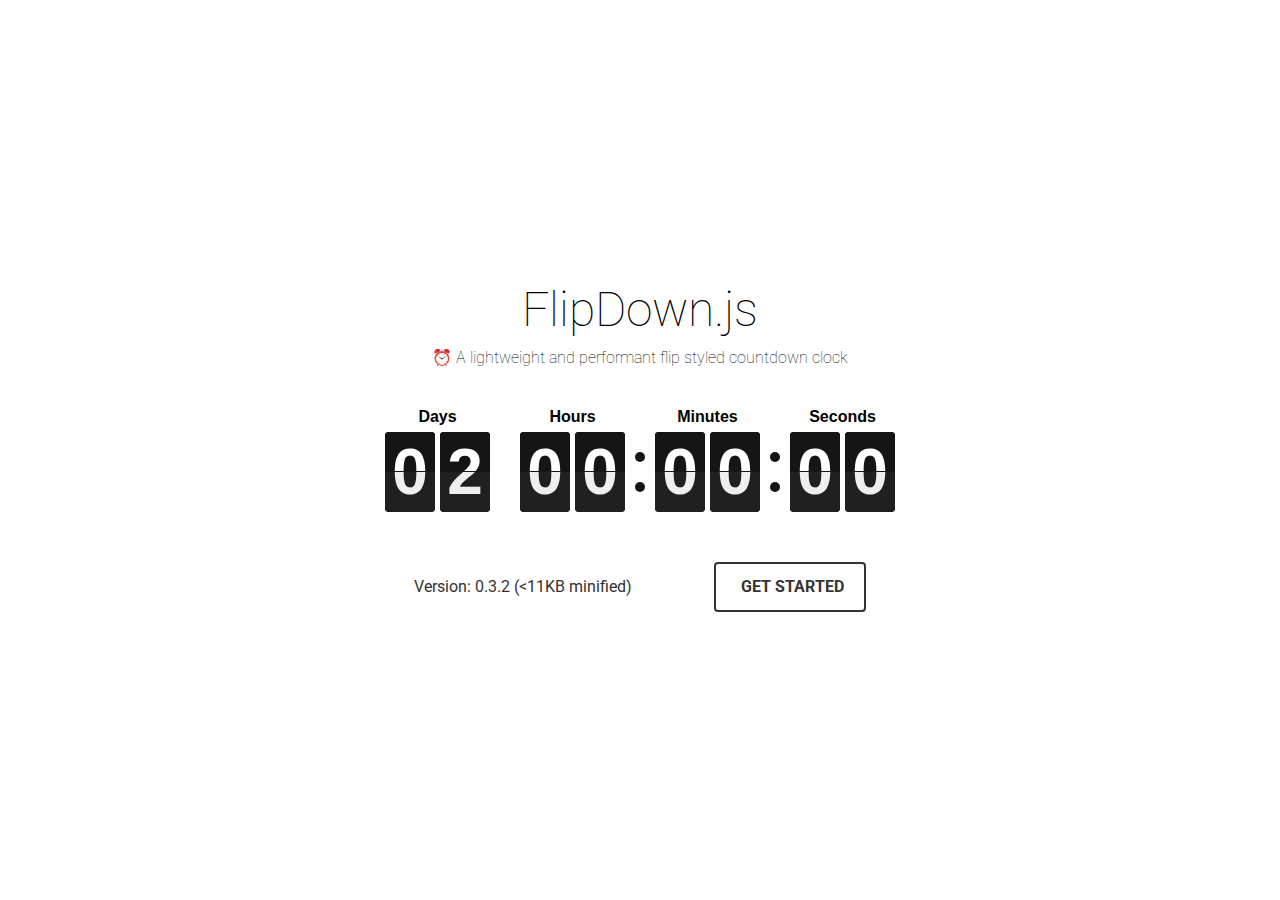
<file: packages/flipdown/example/index.html>
<!DOCTYPE html>
<html>
  <head>
    <meta charset="utf-8">
    <meta name="viewport" content="width=device-width, initial-scale=1, shrink-to-fit=no">
    <title>FlipDown Example</title>
    <link href="https://fonts.googleapis.com/css?family=Roboto:100,400,700,900" rel="stylesheet">
    <link rel="stylesheet" href="https://use.fontawesome.com/releases/v5.3.1/css/all.css" integrity="sha384-mzrmE5qonljUremFsqc01SB46JvROS7bZs3IO2EmfFsd15uHvIt+Y8vEf7N7fWAU" crossorigin="anonymous">
    <link rel="stylesheet" type="text/css" href="css/flipdown/flipdown.css">
    <link rel="stylesheet" type="text/css" href="css/style.css">
    <script type="text/javascript" src="js/flipdown/flipdown.js"></script>
    <script type="text/javascript" src="js/main.js"></script>
  </head>
  <body>
    <div class="example">
      <h1>FlipDown.js</h1>
      <p>⏰ A lightweight and performant flip styled countdown clock</p>
      <div id="flipdown" class="flipdown"></div>
      <div class="buttons">
        <p>Version: <span id="ver"></span> (&lt;11KB minified)</p>
        <a href="https://github.com/PButcher/flipdown#flipdown" class="button"><i class="fab fa-github"></i> <span>Get started</span></a>
      </div>
    </div>
  </body>
</html>
</file>
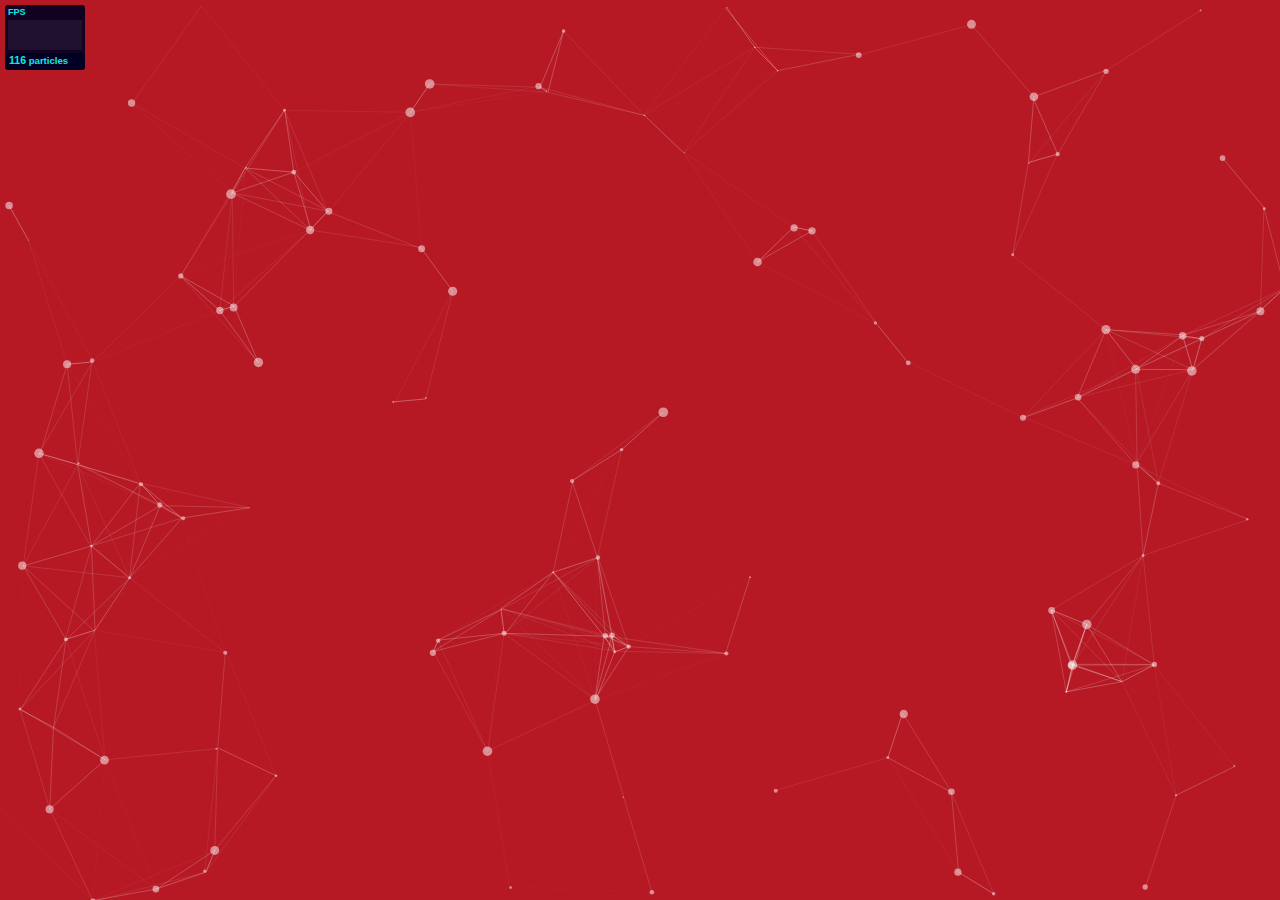
<file: packages/particlesjs/demo/index.html>
<!DOCTYPE html>
<html lang="en">
<head>
  <meta charset="utf-8">
  <title>particles.js</title>
  <meta name="description" content="particles.js is a lightweight JavaScript library for creating particles.">
  <meta name="author" content="Vincent Garreau" />
  <meta name="viewport" content="width=device-width, initial-scale=1.0, minimum-scale=1.0, maximum-scale=1.0, user-scalable=no">
  <link rel="stylesheet" media="screen" href="css/style.css">
</head>
<body>

<!-- count particles -->
<div class="count-particles">
  <span class="js-count-particles">--</span> particles
</div>

<!-- particles.js container -->
<div id="particles-js"></div>

<!-- scripts -->
<script src="../particles.js"></script>
<script src="js/app.js"></script>

<!-- stats.js -->
<script src="js/lib/stats.js"></script>
<script>
  var count_particles, stats, update;
  stats = new Stats;
  stats.setMode(0);
  stats.domElement.style.position = 'absolute';
  stats.domElement.style.left = '0px';
  stats.domElement.style.top = '0px';
  document.body.appendChild(stats.domElement);
  count_particles = document.querySelector('.js-count-particles');
  update = function() {
    stats.begin();
    stats.end();
    if (window.pJSDom[0].pJS.particles && window.pJSDom[0].pJS.particles.array) {
      count_particles.innerText = window.pJSDom[0].pJS.particles.array.length;
    }
    requestAnimationFrame(update);
  };
  requestAnimationFrame(update);
</script>

</body>
</html>
</file>
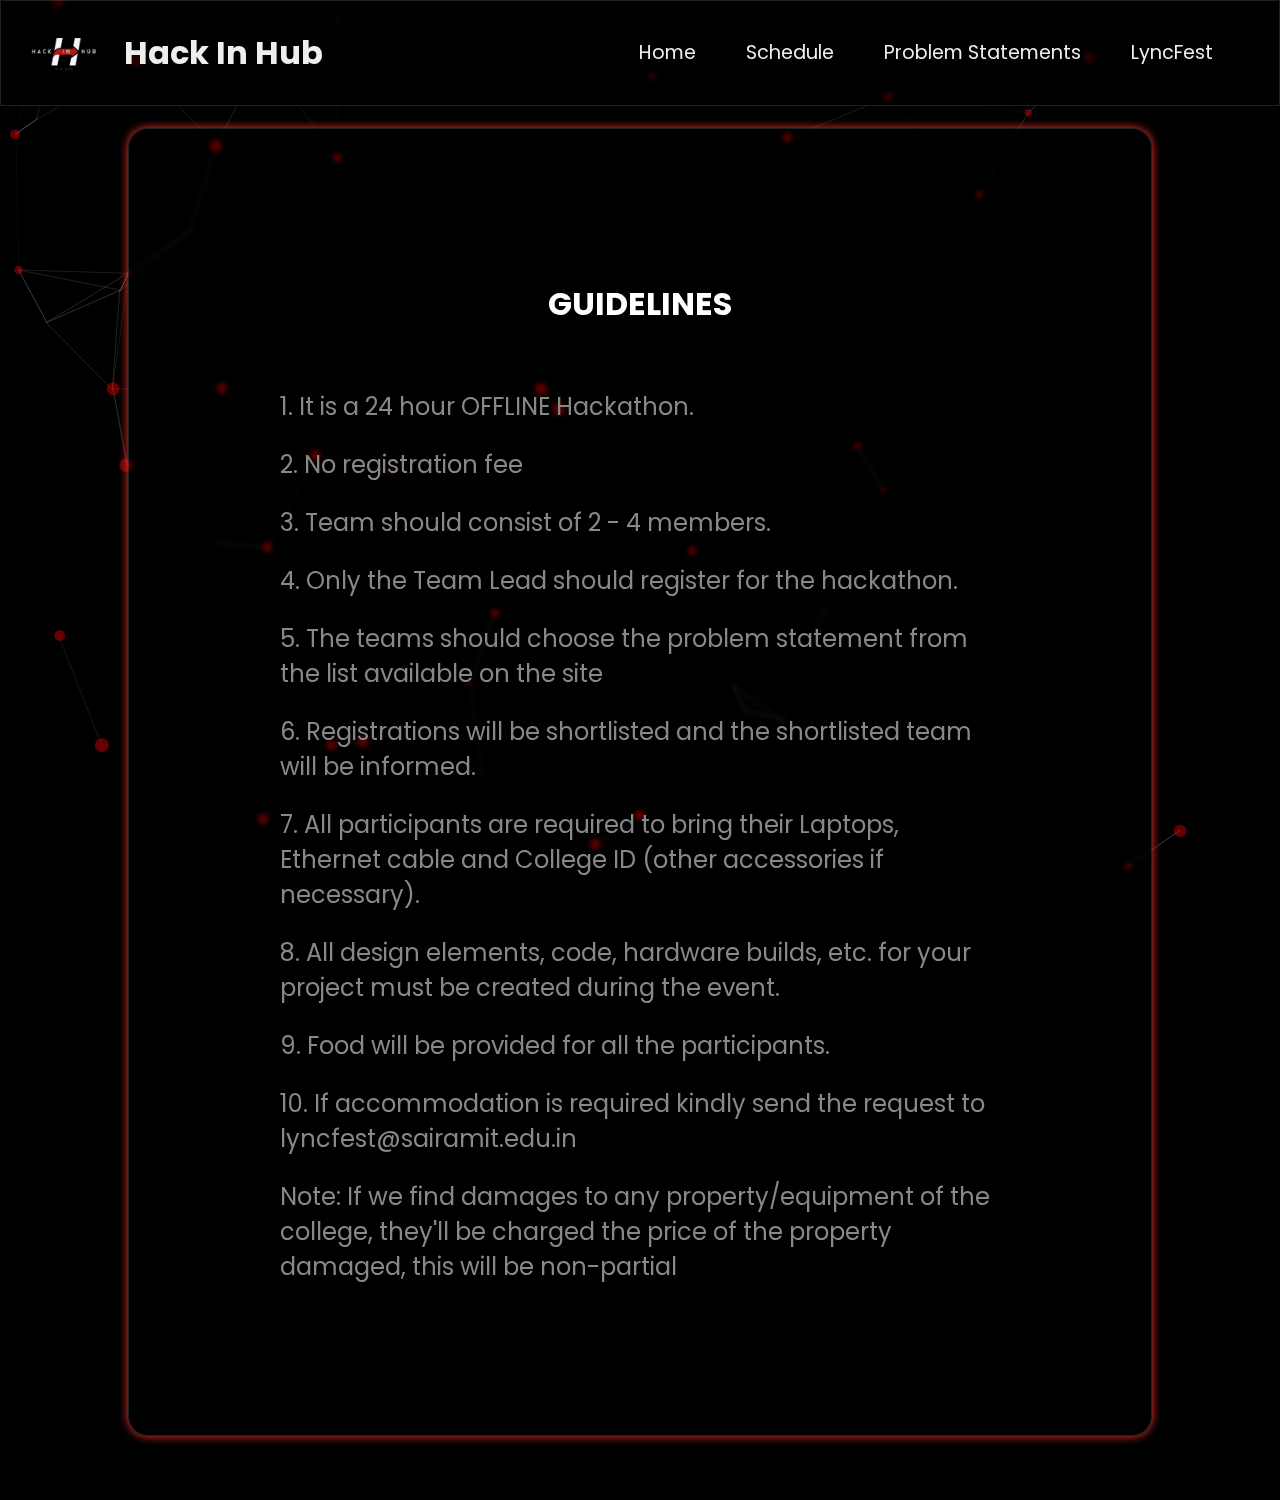
<file: hackathon/components/guidelines.html>
<!DOCTYPE html>
<html lang="en">
  <head>
    <title>Guidelines</title>
    <meta charset="UTF-8" />
    <meta name="viewport" content="width=device-width,initial-scale=1" />
    <meta name="apple-mobile-web-app-capable" content="yes">
    <link rel="icon" type="image/png" sizes="16x16" href="../src/favicon.ico">
    <link href="CSS/navbar.css" rel="stylesheet"/>
    <link href="../style.css" rel="stylesheet"/>
    <link href="CSS/center.css" rel="stylesheet"/>
    <style>
      .content{
        font-size: 1.5rem;
        color:#888;
        padding:10%;
        width:80%;
        margin:auto;
        margin-top: 10%;
        margin-bottom:5%;
        border-radius: 20px;
        backdrop-filter: blur(2px) saturate(180%);
        -webkit-backdrop-filter: blur(2px) saturate(180%);
        background-color: rgba(0, 0, 0, 0.5); 
        border: 1px solid rgba(255, 255, 255, 0.125);
        box-shadow:0 0 10px #FF3131;
      }
      #particles-js{
      position: fixed;
      top:0;
      left:0;
      height:100%;
      width:100%;
      z-index:-9999;
      }
      center{
        font-size: 2rem;
        color:#fff;
      }
      @media (max-width:800px) {
        .content{
          font-size: 1rem;
          margin-top: 35%;
        }
      }
    </style>
  </head>
  <body>
    <div id="particles-js"></div>
    <nav class="header-nav">
      <div class="branding">
          <a href="../index.html"><img src="../src/HackInHub-Logo1.png" alt=""></a>
          <h1 class="brand-name">Hack In Hub</h1>
      </div>
  
      <div class="nav-buttons">
          <a href="../index.html" class="nav-btn">Home</a>
          <a href="../index.html#schedule" class="nav-btn">Schedule</a>
          <a href="../index.html#domains" class="nav-btn">Problem Statements</a>
          <a href="https://lyncfest.tech/" class="nav-btn">LyncFest</a>
         
      </div>
    </nav>
    <div class="nav-buttons-mobile hidden-nav">
      <a href="../index.html" class="nav-btn">Hack In Hub</a>
      <a href="../index.ht/ml#schedule" class="nav-btn">Schedule</a>
      <a href="../index.html#domains" class="nav-btn">Problem Statements</a>
      <a href="https://lyncfest.tech/" class="nav-btn">LyncFest</a>
     
    </div>
    <div class="hamburger">
        <span class="line"></span>
        <span class="line"></span>
        <span class="line"></span>
    </div>
    <div class="content">
      <center><b>GUIDELINES</b></center>
      <p>1. It is a 24 hour OFFLINE Hackathon.</p>
      <p>2. No registration fee</p>
      <p>3. Team should consist of 2 - 4 members.</p>
      <p>4. Only the Team Lead should register for the hackathon.</p>
      <p>5. The teams should choose the problem statement from the list available on the site</p>
      <p>6. Registrations will be shortlisted and the shortlisted team will be informed.</p>
      <p>7. All participants are required to bring their Laptops, Ethernet cable and College ID (other accessories if necessary).</p>
      <p>8. All design elements, code, hardware builds, etc. for your project must be created during the event.</p>
      <p>9. Food will be provided for all the participants.</p>
      <p>10. If accommodation is required kindly send the request to lyncfest@sairamit.edu.in</p>
      <p>Note: If we find damages to any property/equipment of the college, they'll be charged the price of the property damaged, this will be non-partial</p>
    </div>
    <a href="#" class="top">↑</a>
    <script src="JS/navbar.js"></script>
    <script src="JS/particles.js"></script>
    <script src="JS/lessparticle.js"></script>
  </body>
</html>
</file>
<file: packages/flipdown/example/css/flipdown/flipdown.css>
/* THEMES */

/********** Theme: dark **********/
/* Font styles */
.flipdown.flipdown__theme-dark {
  font-family: sans-serif;
  font-weight: bold;
}
/* Rotor group headings */
.flipdown.flipdown__theme-dark .rotor-group-heading:before {
  color: #000000;
}
/* Delimeters */
.flipdown.flipdown__theme-dark .rotor-group:nth-child(n+2):nth-child(-n+3):before,
.flipdown.flipdown__theme-dark .rotor-group:nth-child(n+2):nth-child(-n+3):after {
  background-color: #151515;
}
/* Rotor tops */
.flipdown.flipdown__theme-dark .rotor,
.flipdown.flipdown__theme-dark .rotor-top,
.flipdown.flipdown__theme-dark .rotor-leaf-front {
  color: #FFFFFF;
  background-color: #151515;
}
/* Rotor bottoms */
.flipdown.flipdown__theme-dark .rotor-bottom,
.flipdown.flipdown__theme-dark .rotor-leaf-rear {
  color: #EFEFEF;
  background-color: #202020;
}
/* Hinge */
.flipdown.flipdown__theme-dark .rotor:after {
  border-top: solid 1px #151515;
}

/********** Theme: light **********/
/* Font styles */
.flipdown.flipdown__theme-light {
  font-family: sans-serif;
  font-weight: bold;
}
/* Rotor group headings */
.flipdown.flipdown__theme-light .rotor-group-heading:before {
  color: #EEEEEE;
}
/* Delimeters */
.flipdown.flipdown__theme-light .rotor-group:nth-child(n+2):nth-child(-n+3):before,
.flipdown.flipdown__theme-light .rotor-group:nth-child(n+2):nth-child(-n+3):after {
  background-color: #DDDDDD;
}
/* Rotor tops */
.flipdown.flipdown__theme-light .rotor,
.flipdown.flipdown__theme-light .rotor-top,
.flipdown.flipdown__theme-light .rotor-leaf-front {
  color: #222222;
  background-color: #DDDDDD;
}
/* Rotor bottoms */
.flipdown.flipdown__theme-light .rotor-bottom,
.flipdown.flipdown__theme-light .rotor-leaf-rear {
  color: #333333;
  background-color: #EEEEEE;
}
/* Hinge */
.flipdown.flipdown__theme-light .rotor:after {
  border-top: solid 1px #222222;
}

/* END OF THEMES */

.flipdown {
  overflow: visible;
  width: 510px;
  height: 110px;
}

.flipdown .rotor-group {
  position: relative;
  float: left;
  padding-right: 30px;
}

.flipdown .rotor-group:last-child {
  padding-right: 0;
}

.flipdown .rotor-group-heading:before {
  display: block;
  height: 30px;
  line-height: 30px;
  text-align: center;
}

.flipdown .rotor-group:nth-child(1) .rotor-group-heading:before {
  content: attr(data-before);
}

.flipdown .rotor-group:nth-child(2) .rotor-group-heading:before {
  content: attr(data-before);
}

.flipdown .rotor-group:nth-child(3) .rotor-group-heading:before {
  content: attr(data-before);
}

.flipdown .rotor-group:nth-child(4) .rotor-group-heading:before {
  content: attr(data-before);
}

.flipdown .rotor-group:nth-child(n+2):nth-child(-n+3):before {
  content: '';
  position: absolute;
  bottom: 20px;
  left: 115px;
  width: 10px;
  height: 10px;
  border-radius: 50%;
}

.flipdown .rotor-group:nth-child(n+2):nth-child(-n+3):after {
  content: '';
  position: absolute;
  bottom: 50px;
  left: 115px;
  width: 10px;
  height: 10px;
  border-radius: 50%;
}

.flipdown .rotor {
  position: relative;
  float: left;
  width: 50px;
  height: 80px;
  margin: 0px 5px 0px 0px;
  border-radius: 4px;
  font-size: 4rem;
  text-align: center;
  perspective: 200px;
}

.flipdown .rotor:last-child {
  margin-right: 0;
}

.flipdown .rotor-top,
.flipdown .rotor-bottom {
  overflow: hidden;
  position: absolute;
  width: 50px;
  height: 40px;
}

.flipdown .rotor-leaf {
  z-index: 1;
  position: absolute;
  width: 50px;
  height: 80px;
  transform-style: preserve-3d;
  transition: transform 0s;
}

.flipdown .rotor-leaf.flipped {
  transform: rotateX(-180deg);
  transition: all 0.5s ease-in-out;
}

.flipdown .rotor-leaf-front,
.flipdown .rotor-leaf-rear {
  overflow: hidden;
  position: absolute;
  width: 50px;
  height: 40px;
  margin: 0;
  transform: rotateX(0deg);
  backface-visibility: hidden;
  -webkit-backface-visibility: hidden;
}

.flipdown .rotor-leaf-front {
  line-height: 80px;
  border-radius: 4px 4px 0px 0px;
}

.flipdown .rotor-leaf-rear {
  line-height: 0px;
  border-radius: 0px 0px 4px 4px;
  transform: rotateX(-180deg);
}

.flipdown .rotor-top {
  line-height: 80px;
  border-radius: 4px 4px 0px 0px;
}

.flipdown .rotor-bottom {
  bottom: 0;
  line-height: 0px;
  border-radius: 0px 0px 4px 4px;
}

.flipdown .rotor:after {
  content: '';
  z-index: 2;
  position: absolute;
  bottom: 0px;
  left: 0px;
  width: 50px;
  height: 40px;
  border-radius: 0px 0px 4px 4px;
}

@media (max-width: 550px) {

  .flipdown {
    width: 312px;
    height: 70px;
  }

  .flipdown .rotor {
    font-size: 2.2rem;
    margin-right: 3px;
  }

  .flipdown .rotor,
  .flipdown .rotor-leaf,
  .flipdown .rotor-leaf-front,
  .flipdown .rotor-leaf-rear,
  .flipdown .rotor-top,
  .flipdown .rotor-bottom,
  .flipdown .rotor:after {
    width: 30px;
  }

  .flipdown .rotor-group {
    padding-right: 20px;
  }

  .flipdown .rotor-group:last-child {
    padding-right: 0px;
  }

  .flipdown .rotor-group-heading:before {
    font-size: 0.8rem;
    height: 20px;
    line-height: 20px;
  }

  .flipdown .rotor-group:nth-child(n+2):nth-child(-n+3):before,
  .flipdown .rotor-group:nth-child(n+2):nth-child(-n+3):after {
    left: 69px;
  }

  .flipdown .rotor-group:nth-child(n+2):nth-child(-n+3):before {
    bottom: 13px;
    height: 8px;
    width: 8px;
  }

  .flipdown .rotor-group:nth-child(n+2):nth-child(-n+3):after {
    bottom: 29px;
    height: 8px;
    width: 8px;
  }

  .flipdown .rotor-leaf-front,
  .flipdown .rotor-top {
    line-height: 50px;
  }

  .flipdown .rotor-leaf,
  .flipdown .rotor {
    height: 50px;
  }

  .flipdown .rotor-leaf-front,
  .flipdown .rotor-leaf-rear,
  .flipdown .rotor-top,
  .flipdown .rotor-bottom,
  .flipdown .rotor:after {
    height: 25px;
  }
}
</file>
<file: packages/flipdown/example/css/style.css>
html {
  height: 100%;
}

body {
  margin: 0px;
  height: 100%;
  display: flex;
  align-items: center;
  align-content: space-around;
}

body,
.example h1,
.example p,
.example .button {
  transition: all .2s ease-in-out;
}

body.light-theme {
  background-color: #151515;
}

body.light-theme .example h1 {
  color: #FFFFFF;
}

body.light-theme .example p {
  color: #FFFFFF;
}

body.light-theme .buttons .button {
  color: #FFFFFF;
  border-color: #FFFFFF;
}

body.light-theme .buttons .button:hover {
  color: #151515;
  background-color: #FFFFFF;
}

.example {
  font-family: 'Roboto', sans-serif;
  width: 550px;
  height: 378px;
  margin: auto;
  padding: 20px;
  box-sizing: border-box;
}

.example .flipdown {
  margin: auto;
}

.example h1 {
  text-align: center;
  font-weight: 100;
  font-size: 3em;
  margin-top: 0;
  margin-bottom: 10px;
}

.example p {
  text-align: center;
  font-weight: 100;
  margin-top: 0;
  margin-bottom: 35px;
}

.example .buttons {
  width: 100%;
  height: 50px;
  margin: 50px auto 0px auto;
  display: flex;
  align-items: center;
  justify-content: space-around;
}

.example .buttons p {
  height: 50px;
  line-height: 50px;
  font-weight: 400;
  padding: 0px 25px 0px 0px;
  color: #333;
  margin: 0px;
}

.example .button {
  display: inline-block;
  height: 50px;
  box-sizing: border-box;
  line-height: 46px;
  text-decoration: none;
  color: #333;
  padding: 0px 20px;
  border: solid 2px #333;
  border-radius: 4px;
  text-transform: uppercase;
  font-weight: 700;
  transition: all .2s ease-in-out;
}

.example .button:hover {
  background-color: #333;
  color: #FFF;
}

.example .button i {
  margin-right: 5px;
}

@media(max-width: 550px) {
  .example {
    width: 100%;
    height: 362px;
  }

  .example h1 {
    font-size: 2.5em;
  }

  .example p {
    margin-bottom: 25px;
  }

  .example .buttons {
    width: 100%;
    margin-top: 25px;
    text-align: center;
    display: block;
  }

  .example .buttons p,
  .example .buttons a {
    float: none;
    margin: 0 auto;
  }

  .example .buttons p {
    padding-right: 0px;
  }

  .example .buttons a {
    display: inline-block;
  }
}
</file>
<file: hackathon/components/CSS/navbar.css>
*{
  scroll-behavior: smooth;
  }
.header-nav{
  top:0;
  display: flex;
  justify-content: space-between;
  align-items: center;
  padding:0.5% 1%;
  position: fixed;
  width: 100%;
  backdrop-filter: blur(2px) saturate(180%);
  -webkit-backdrop-filter: blur(2px) saturate(180%);
  background-color: rgba(0, 0, 0, 0.75);
  border: 1px solid rgba(255, 255, 255, 0.125);
  z-index: 9999;
  transition: 0.4s;
}

.header-nav .branding img{
  margin-top:7%;
  display: inline-block;
  width: 100px;
  transition: width 0.4s;
}

.branding{
  display: flex;
  align-items: center;
  gap: 0 10px;
  margin-right: auto;
}

.header-nav .branding .brand-name{
  color: #eeeeee;
  transition: font-size 0.4s;
}

.header-nav .nav-buttons{
  display: flex;
  gap: 0 18px;
  margin-right: 3%;
}
.ghost-btn{
  outline: 1px solid #FF3131;
}

.nav-btn{
  font-size: 1.2rem;
  color: #eeeeee;
  transition: background-color 0.3s;
  transition: all 0.3s;
  text-decoration: none;
  padding: .5rem 1rem;
  border-radius: 12px;
}

.nav-btn:hover{
  color: white;
  background-color: #FF3131;
  transform: scale(1.1);
  box-shadow: 0 0 15px #FF3131;
}

.hamburger{
  position: fixed;
  right:4%;
  top:30px;
  display: none;
  flex-direction: column;
  justify-content: center;
  align-items: center;
  padding: 5px;
  gap: 5px;
  cursor: pointer;
  z-index: 10000;
  transition: top 0.3s;
}

.line{
  display: inline-block;
  height: 2px;
  width: 25px;
  background-color: #eeeeee;
  transition: transform 0.3s ease, opacity 0.3s ease;
}

.nav-buttons-mobile{
  position: fixed;
  display: flex;
  flex-direction: column;
  justify-content: center;
  align-items: center;
  right: 0px;
  top: 0px;
  gap: 30px;
  height: 100vh;
  width: 60vw;
  backdrop-filter: blur(2px) saturate(180%);
  -webkit-backdrop-filter: blur(2px) saturate(180%);
  background-color: rgba(0, 0, 0, 0.75);
  border: 1px solid rgba(255, 255, 255, 0.125);
  z-index: 9999;
  padding: 10% 5%;
  transition: right 0.5s ease;
}

.nav-buttons-mobile .nav-btn{
  width: 100%;
  text-align: center;
}

.hidden-nav{
  right: -65vw;
}

.close-1{
  transform: rotate(45deg) translateY(10px);
}

.close-2{
  opacity: 0;
  transform: translateX(-35px);
}

.close-3{
  transform: rotate(-45deg) translateY(-10px);
}



.top{
  position: fixed;
  right:3vw;
  bottom:3vw;
  width: 42px;
  height: 42px;
  display: flex;
  justify-content: center;
  align-items: center;
  font-size: 1.5rem;
  background: rgba(0, 0, 0, 0.329);
  color: #eeeeee;
  cursor: pointer;
  outline: 1px solid #FF3131;
  border-radius: 5px;
  text-decoration: none;
  box-shadow: 0 0 10px #FF3131;
  transition: box-shadow 0.3s ease, transform 0.3s ease;
  transform: scale(0);
}
.top:active{
  background:red;
}
.show-top{
  transform: scale(1);
}
@media (max-width: 800px) {
  .header-nav .nav-buttons{
      display: none;
  }

  .hamburger{
      display: flex;
  }

  .hero img{
      width: 350px;
  }

  .event-cards{
      flex-direction: column;
  }

  .nav-btn:focus{
      color: white;
      background-color: #FF3131;
      transform: scale(1.1);
      box-shadow: 0 0 15px #FF3131;
  }
  .top{
    right:8vw;
    bottom:8vw;
  }
}
</file>
<file: hackathon/style.css>
@import url('https://fonts.googleapis.com/css2?family=Poppins:wght@300;400;500;600;700;800&display=swap');
@import url('https://fonts.googleapis.com/css2?family=Montserrat:wght@600;700;800&display=swap');
* {
  /* outline:1px solid lime; */
  box-sizing: border-box;
  -webkit-tap-highlight-color: transparent;
  user-select: none;
}
::-webkit-scrollbar {
  width: 7px;
}

::-webkit-scrollbar-thumb {
  border-radius: 20px;
  background: #FF3131;
}
a{
  text-decoration: none;
  color:#fff;
}
body {
  margin: 0;
  padding: 0; 
  font-family: 'Poppins', sans-serif;
  background: #000;
  overflow-x: hidden;

}
p{
  margin:3%;
}
schedule, sponsors{
  margin: 0;
  text-align:center;
  display: flex;
  flex-direction: column;
  align-items:center;
  overflow-x: hidden;
}
.sub-title{
  margin-top:5%;
  text-align: center;
  color:#bdbdbd;
  font-family: 'Montserrat', sans-serif;
}
.phase,.phase-2,.phase-4{
  display:flex;
  align-items: center;
  justify-content: space-evenly;
  padding:2%;
  width:90vw;
  color:white;
  border-bottom: 1px solid grey;
}

.phase-id{
  font-weight: 800;
  font-size: 2rem;
  color:#A78BFA;
  font-family: 'Montserrat', sans-serif;
}
.phase-name{
  font-size: 1.7rem;
  font-weight:700;
}
.phase-img{
  width:500px;
  height:300px;
}
.phase-text{
  width:200px;
  display:flex;
  flex-direction: column;
  align-items:center;
}
.phase-deadline{
  color:#888;
}
.sponsors{
  width:100vw;
  display: flex;
  justify-content: center;
  flex-wrap:wrap;
  gap:0 5%;
}
.sponsor-card{
  display: flex;
  align-items: center;
  justify-content: center;
  height:200px;
  width:200px;
  border-radius:10px;
  margin-bottom:6%;
  outline: 1px solid white;
  box-shadow: 0 0 10px red;
  background-color: rgb(29,29,29,0.5);
}
.sponsor-card:hover{
  box-shadow: 0 0 30px red;
  transform: scale(1.2);
}
.s-logo{
  width:80%;
}
[data-aos^="zoom"][data-aos^="zoom"].aos-animate {
  transition: all 0.3s ease;
}

[data-aos^="zoom"][data-aos^="zoom"].aos-animate:hover {
  opacity: 1;
  transform: translateZ(0) scale(1.02);
}
@media (max-width:450px) {
  body {
      overflow-x: hidden!important;
  }
  img{
    width:100%;
  }
  .sponsors{
    align-items: center;
    flex-direction: column;
  }
  .phase{
    flex-direction: column;
  }
  .phase-2,.phase-4{
    flex-direction: column-reverse;
  }
  .phase-img{ 
    transform: scale(0.7);
  }
  
}
</file>
<file: hackathon/components/CSS/center.css>
/* center img{
  padding-top:12%;
} */
center{
  margin-top: -2%;
  padding:5%;
}
center span{
  display: block;
  margin-bottom: 5%;
  color:#e53935;
  font-size: 1.5rem;
}

.join-build-learn{
  color:#e53935;
}
.join-build-learn span{
  display: inline;
  color:#e8dede
}
.desc span{
  font-size: 2rem;
  display: inline;
  margin:0;
}

.desc{
  padding:0% 10%;
  margin-bottom:1%;
  font-size: 1.75rem;
  color:#e8dede;
  font-weight: 700;
}
#particles-js{
  position: fixed;
  top:0;
  left:0;
  height:100%;
  width:100%;
  z-index:-9999;
}
.page-button{
  font-size: 1.4rem;
  color: #eeeeee;
  transition: background-color 0.3s;
  transition: transform 0.3s ease, box-shadow 0.3s ease;
  text-decoration: none;
  padding: .75rem 1.25rem;
  border-radius: 12px;
  outline: 1px solid #FF3131;
  /* margin-top: 20px; */
  /* margin-bottom: 70px; */
}

.page-button:hover{
  color: white;
  background-color: #FF3131;
  transform: scale(1.2);
  box-shadow: 0 0 15px #FF3131;
}
.glitch{
  margin-top: 20%;
}
</file>
<file: packages/particlesjs/demo/css/style.css>
/* =============================================================================
   HTML5 CSS Reset Minified - Eric Meyer
   ========================================================================== */

html,body,div,span,object,iframe,h1,h2,h3,h4,h5,h6,p,blockquote,pre,abbr,address,cite,code,del,dfn,em,img,ins,kbd,q,samp,small,strong,sub,sup,var,b,i,dl,dt,dd,ol,ul,li,fieldset,form,label,legend,table,caption,tbody,tfoot,thead,tr,th,td,article,aside,canvas,details,figcaption,figure,footer,header,hgroup,menu,nav,section,summary,time,mark,audio,video{margin:0;padding:0;border:0;outline:0;font-size:100%;vertical-align:baseline;background:transparent}
body{line-height:1}
article,aside,details,figcaption,figure,footer,header,hgroup,menu,nav,section{display:block}
nav ul{list-style:none}
blockquote,q{quotes:none}
blockquote:before,blockquote:after,q:before,q:after{content:none}
a{margin:0;padding:0;font-size:100%;vertical-align:baseline;background:transparent;text-decoration:none}
mark{background-color:#ff9;color:#000;font-style:italic;font-weight:bold}
del{text-decoration:line-through}
abbr[title],dfn[title]{border-bottom:1px dotted;cursor:help}
table{border-collapse:collapse;border-spacing:0}
hr{display:block;height:1px;border:0;border-top:1px solid #ccc;margin:1em 0;padding:0}
input,select{vertical-align:middle}
li{list-style:none}


/* =============================================================================
   My CSS
   ========================================================================== */

/* ---- base ---- */

html,body{ 
	width:100%;
	height:100%;
	background:#111;
}

html{
  -webkit-tap-highlight-color: rgba(0, 0, 0, 0);
}

body{
  font:normal 75% Arial, Helvetica, sans-serif;
}

canvas{
  display:block;
  vertical-align:bottom;
}


/* ---- stats.js ---- */

.count-particles{
  background: #000022;
  position: absolute;
  top: 48px;
  left: 0;
  width: 80px;
  color: #13E8E9;
  font-size: .8em;
  text-align: left;
  text-indent: 4px;
  line-height: 14px;
  padding-bottom: 2px;
  font-family: Helvetica, Arial, sans-serif;
  font-weight: bold;
}

.js-count-particles{
  font-size: 1.1em;
}

#stats,
.count-particles{
  -webkit-user-select: none;
  margin-top: 5px;
  margin-left: 5px;
}

#stats{
  border-radius: 3px 3px 0 0;
  overflow: hidden;
}

.count-particles{
  border-radius: 0 0 3px 3px;
}


/* ---- particles.js container ---- */

#particles-js{
  width: 100%;
  height: 100%;
  background-color: #b61924;
  background-image: url('');
  background-size: cover;
  background-position: 50% 50%;
  background-repeat: no-repeat;
}
</file>
